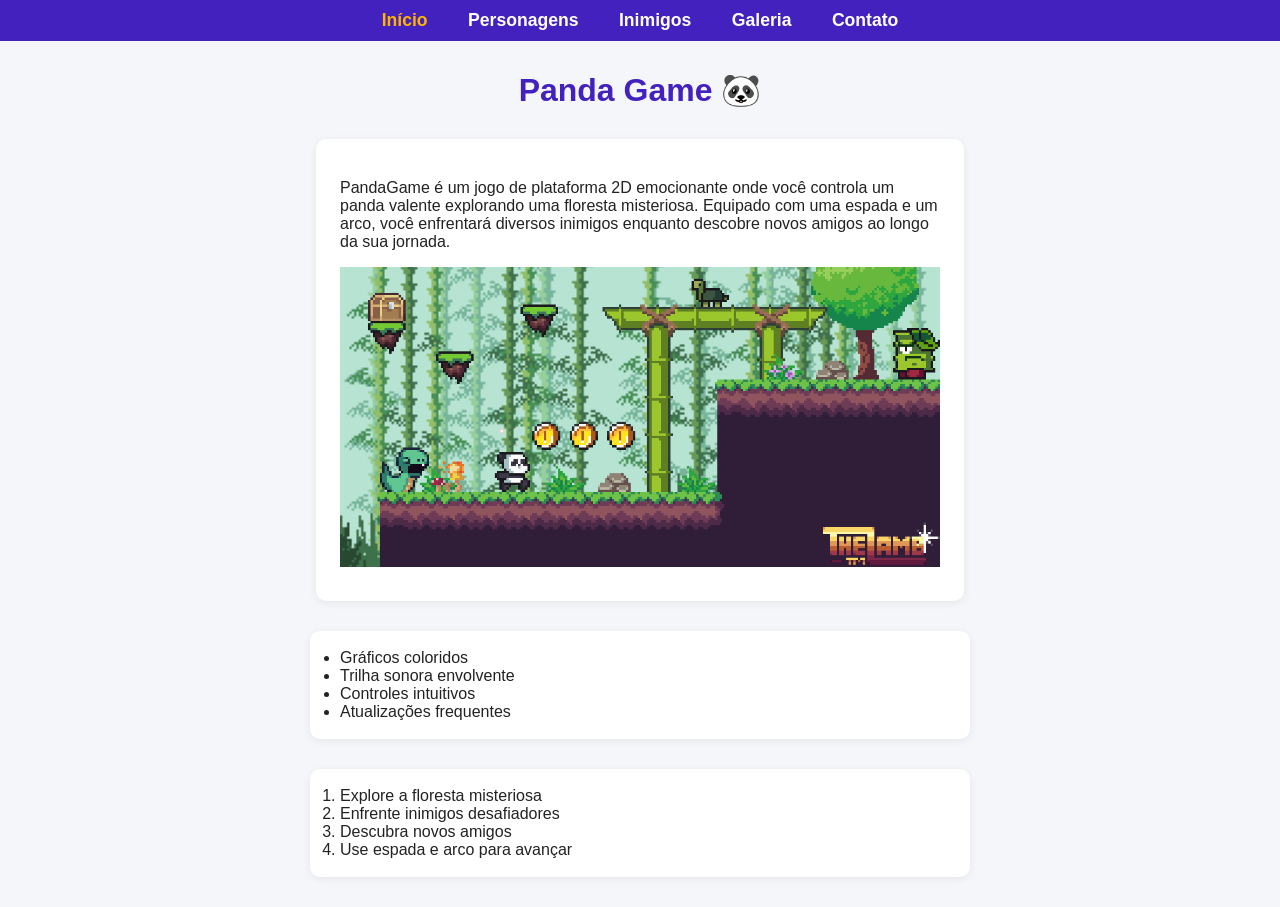
<file: index.html>
<!DOCTYPE html>
<html>

<head>
    <meta charset='utf-8'>
    <meta http-equiv='X-UA-Compatible' content='IE=edge'>
    <title>Panda Game</title>
    <meta name='viewport' content='width=device-width, initial-scale=1'>
    <link rel='stylesheet' type='text/css' media='screen' href='main.css'>
    <script src='main.js'></script>
</head>

<body>
    <nav>
        <a href="index.html">Início</a>
        <a href="personagens.html">Personagens</a>
        <a href="inimigos.html">Inimigos</a>
        <a href="galeria.html">Galeria</a>
        <a href="contato.html">Contato</a>
    </nav>
    <h1>Panda Game 🐼</h1>
    <section>
        <p>PandaGame é um jogo de plataforma 2D emocionante onde você controla um panda valente explorando uma floresta
            misteriosa. Equipado com uma espada e um arco, você enfrentará diversos inimigos enquanto descobre novos
            amigos ao longo da sua jornada.</p>
        <img src="Sprites/game_scene-xh6pddtr.png" alt="Panda principal" class="sprite-img"
            style="width: 100%; height: auto; display: block;">
    </section>
    <ul>
        <li>Gráficos coloridos</li>
        <li>Trilha sonora envolvente</li>
        <li>Controles intuitivos</li>
        <li>Atualizações frequentes</li>
    </ul>
    <ol>
        <li>Explore a floresta misteriosa</li>
        <li>Enfrente inimigos desafiadores</li>
        <li>Descubra novos amigos</li>
        <li>Use espada e arco para avançar</li>
    </ol>
</body>

</html>
</file>
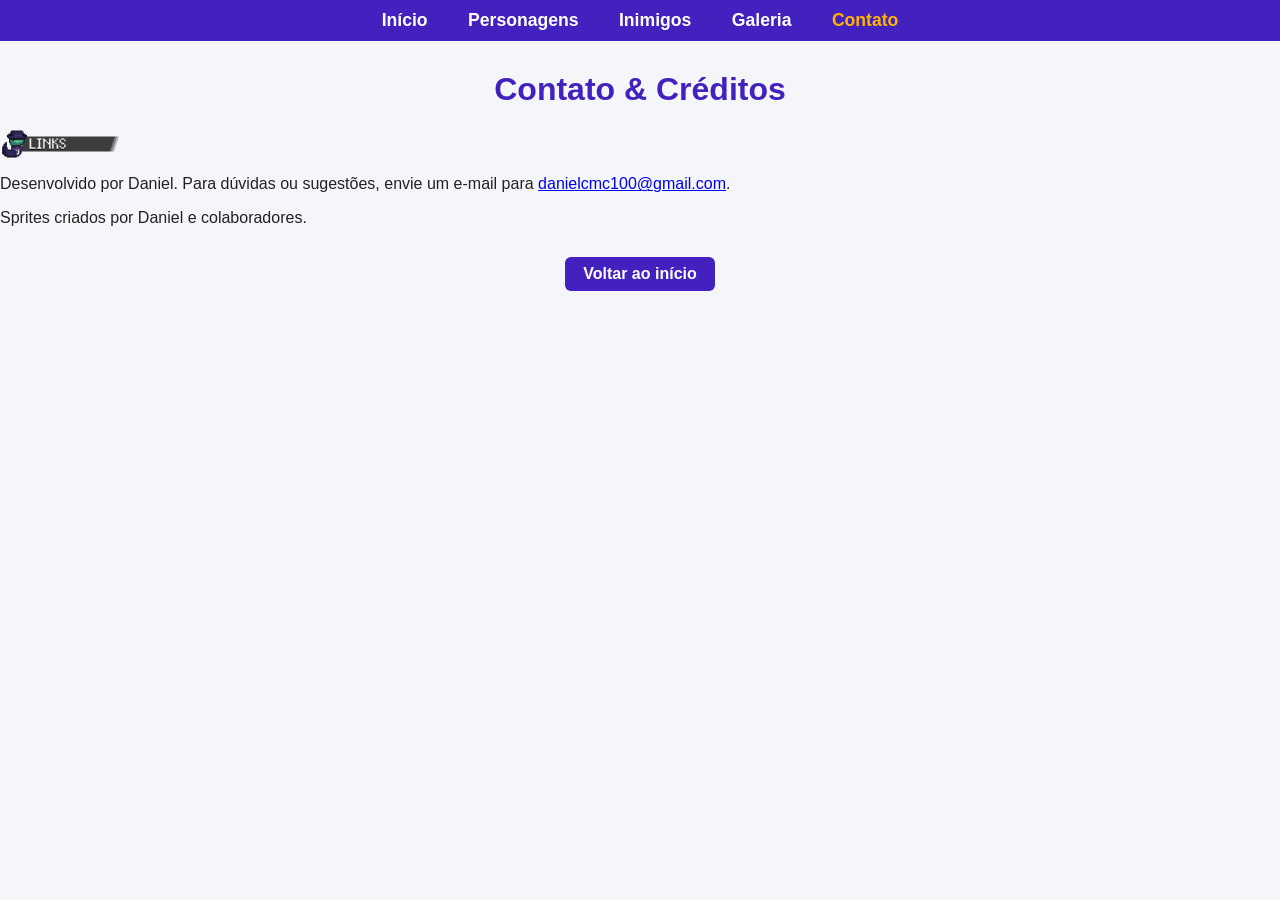
<file: contato.html>
<!DOCTYPE html>
<html>

<head>
    <meta charset='utf-8'>
    <title>Contato - Panda Game</title>
    <link rel='stylesheet' href='main.css'>
    <script src='main.js'></script>
</head>

<body>
    <nav>
        <a href="index.html">Início</a>
        <a href="personagens.html">Personagens</a>
        <a href="inimigos.html">Inimigos</a>
        <a href="galeria.html">Galeria</a>
        <a href="contato.html">Contato</a>
    </nav>
    <h1>Contato & Créditos</h1>
    <img src="Sprites/dc_links.png" alt="Ícone de Email" class="sprite-img">
    <p>Desenvolvido por Daniel. Para dúvidas ou sugestões, envie um e-mail para <a
            href="mailto:danielcmc100@gmail.com">danielcmc100@gmail.com</a>.</p>
    <p>Sprites criados por Daniel e colaboradores.</p>
    <a class="voltar" href="index.html">Voltar ao início</a>
</body>

</html>
</file>
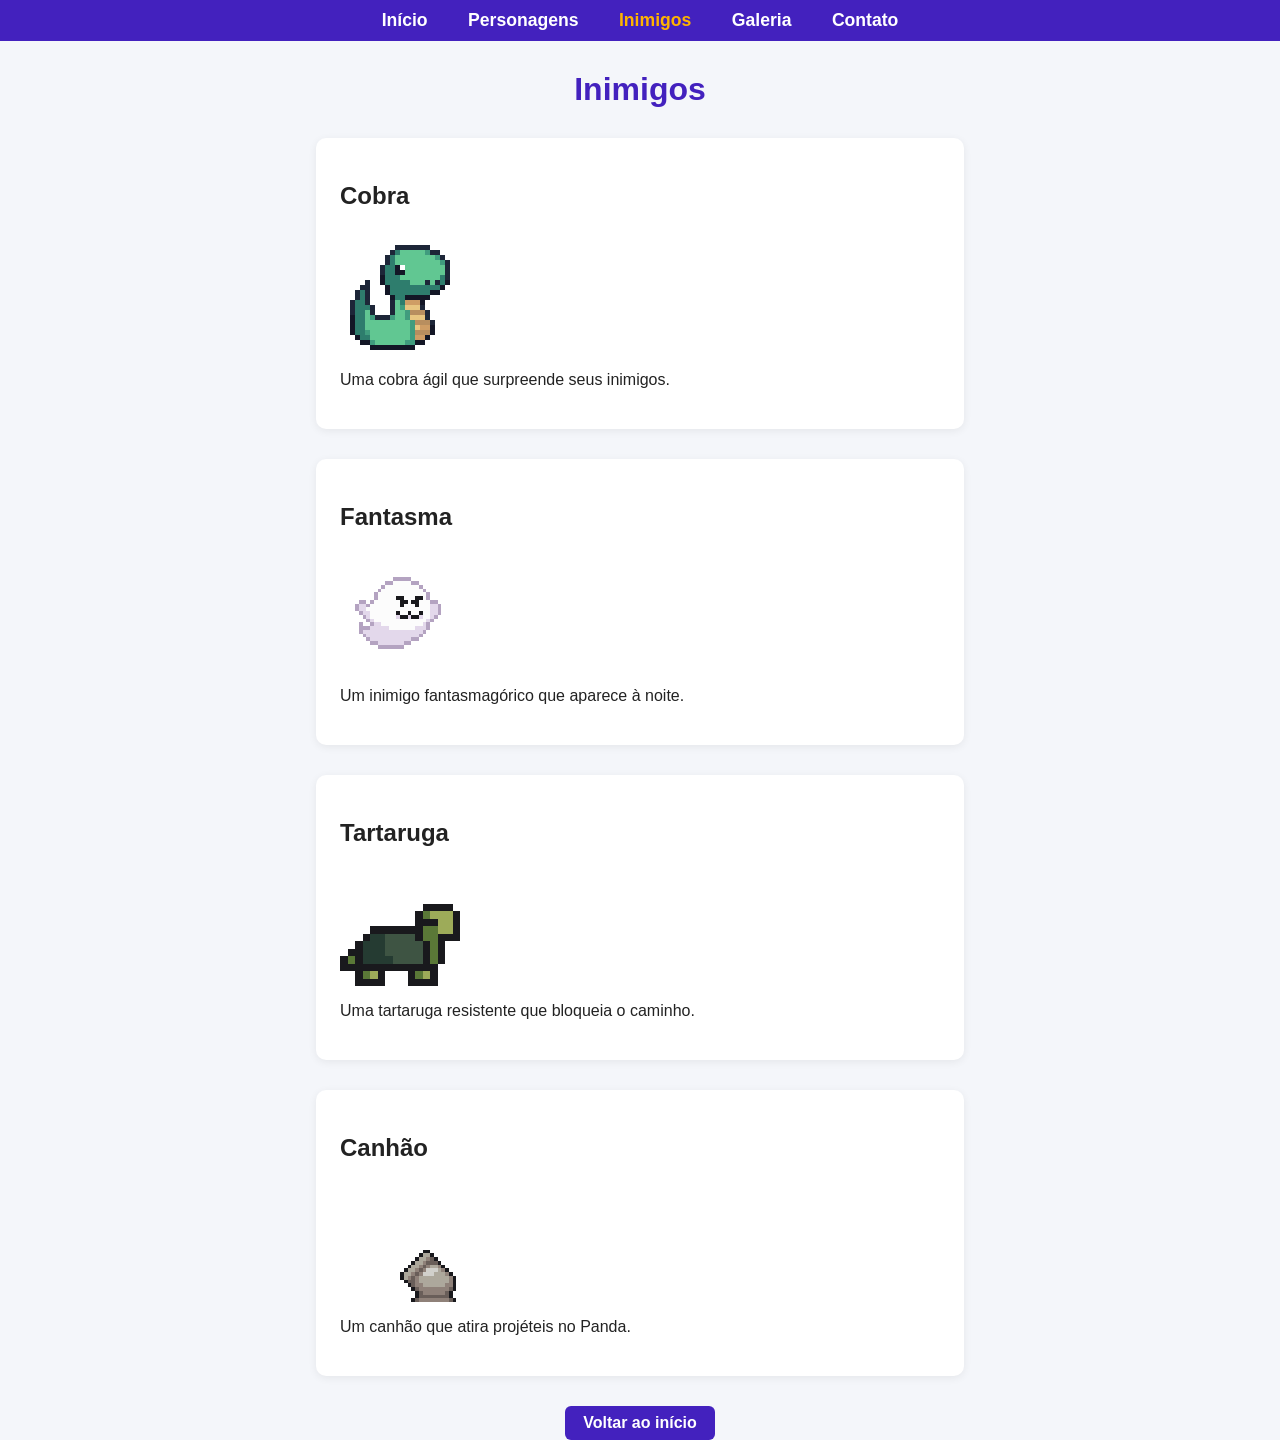
<file: inimigos.html>
<!DOCTYPE html>
<html>

<head>
    <meta charset='utf-8'>
    <title>Inimigos - Panda Game</title>
    <link rel='stylesheet' href='main.css'>
    <script src='main.js'></script>
</head>

<body>
    <nav>
        <a href="index.html">Início</a>
        <a href="personagens.html">Personagens</a>
        <a href="inimigos.html">Inimigos</a>
        <a href="galeria.html">Galeria</a>
        <a href="contato.html">Contato</a>
    </nav>
    <h1>Inimigos</h1>
    <section>
        <h2>Cobra</h2>
        <img src="Sprites/npc_snake.png" alt="Cobra" class="sprite-img pixel-enemy">
        <p>Uma cobra ágil que surpreende seus inimigos.</p>
    </section>
    <section>
        <h2>Fantasma</h2>
        <img src="Sprites/npc_ghost_1.png" alt="Ghost" class="sprite-img pixel-enemy">
        <p>Um inimigo fantasmagórico que aparece à noite.</p>
    </section>
    <section>
        <h2>Tartaruga</h2>
        <img src="Sprites/npc_turtle_alert_1.png" alt="Tartaruga" class="sprite-img pixel-enemy">
        <p>Uma tartaruga resistente que bloqueia o caminho.</p>
    </section>
    <section>
        <h2>Canhão</h2>
        <img src="Sprites/npc_cannon_1.png" alt="Canhão" class="sprite-img pixel-enemy">
        <p>Um canhão que atira projéteis no Panda.</p>
    </section>
    <a class="voltar" href="index.html">Voltar ao início</a>
</body>

</html>
</file>
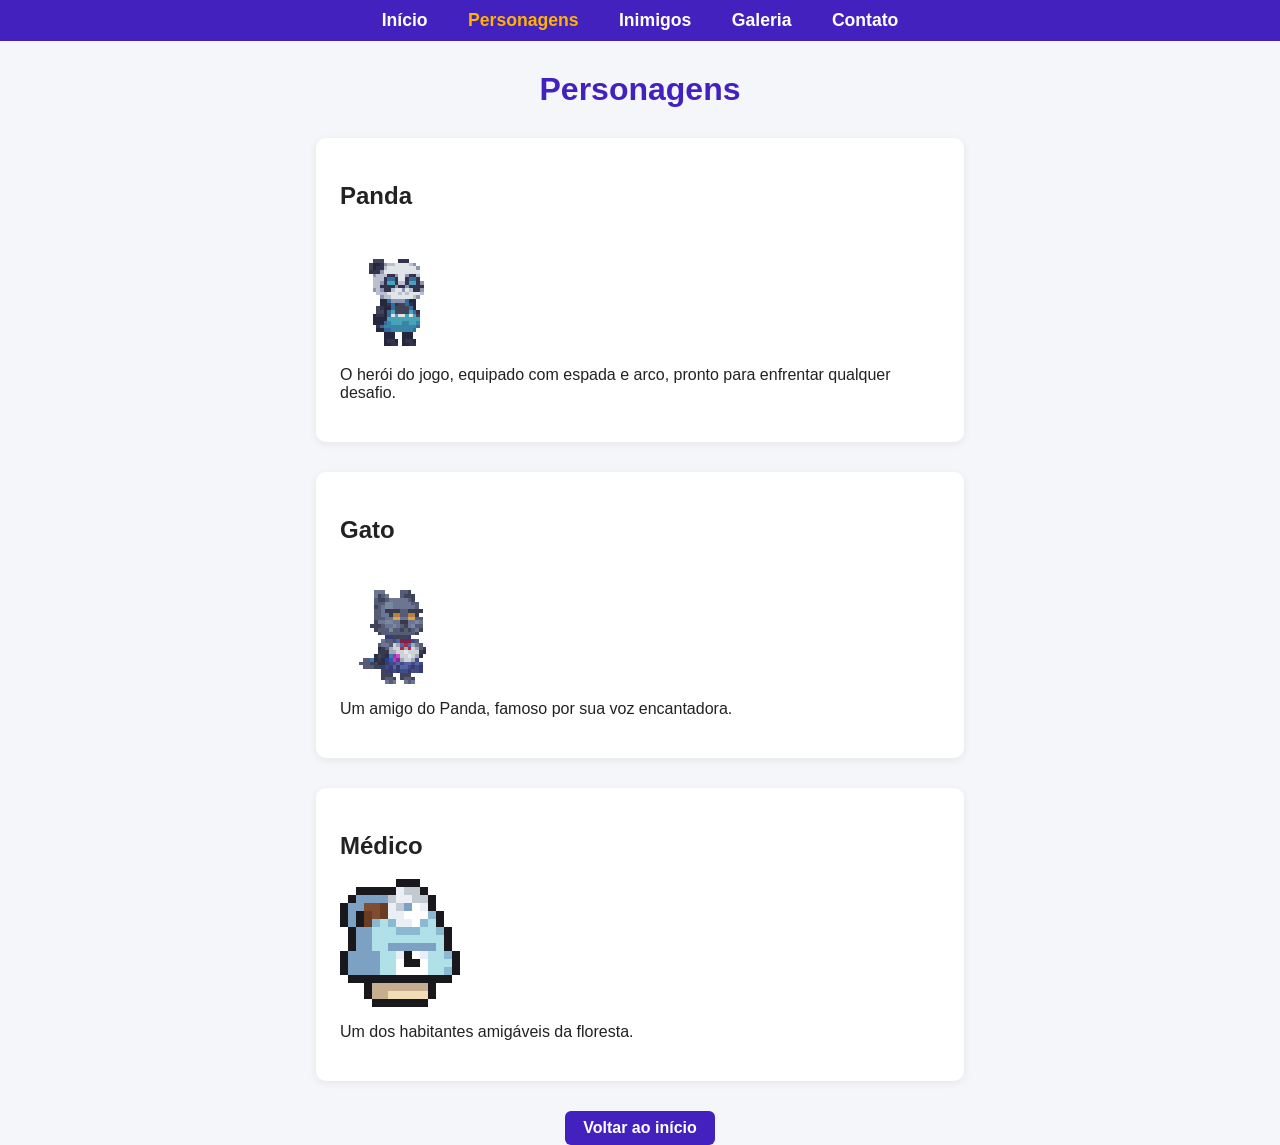
<file: personagens.html>
<!DOCTYPE html>
<html>

<head>
    <meta charset='utf-8'>
    <title>Personagens - Panda Game</title>
    <link rel='stylesheet' href='main.css'>
    <script src='main.js'></script>
</head>

<body>
    <nav>
        <a href="index.html">Início</a>
        <a href="personagens.html">Personagens</a>
        <a href="inimigos.html">Inimigos</a>
        <a href="galeria.html">Galeria</a>
        <a href="contato.html">Contato</a>
    </nav>
    <h1>Personagens</h1>
    <section>
        <h2>Panda</h2>
        <img src="Sprites/panda0-Shee1t.png" alt="Panda principal" class="sprite-img sheet">
        <p>O herói do jogo, equipado com espada e arco, pronto para enfrentar qualquer desafio.</p>
    </section>
    <section>
        <h2>Gato</h2>
        <img src="Sprites/cat_walka.png" alt="Cat Singer" class="sprite-img sheet">
        <p>Um amigo do Panda, famoso por sua voz encantadora.</p>
    </section>
    <section>
        <h2>Médico</h2>
        <img src="Sprites/npc_healer.png" alt="Aldeão" class="sprite-img sheet">
        <p>Um dos habitantes amigáveis da floresta.</p>
    </section>
    <a class="voltar" href="index.html">Voltar ao início</a>
</body>

</html>
</file>
<file: main.css>
body {
    font-family: 'Segoe UI', Arial, sans-serif;
    background: #f4f6fa;
    margin: 0;
    color: #222;
}

nav {
    background: #4321be;
    padding: 10px 0;
    text-align: center;
    margin-bottom: 30px;
}

nav a {
    color: #fff;
    text-decoration: none;
    margin: 0 18px;
    font-weight: bold;
    font-size: 1.1em;
    transition: color 0.2s;
}

nav a:hover,
nav a.active {
    color: #ffb300;
}

h1 {
    text-align: center;
    color: #4321be;
    margin-top: 0;
}

section {
    margin: 30px auto;
    max-width: 600px;
    background: #fff;
    border-radius: 10px;
    box-shadow: 0 2px 8px #0001;
    padding: 24px;
}

.sprite-img {
    width: 120px;
    height: auto;
    margin: 10px 0;
    display: block;
}

.voltar {
    display: block;
    margin: 30px auto 0 auto;
    width: fit-content;
    background: #4321be;
    color: #fff;
    padding: 8px 18px;
    border-radius: 6px;
    text-decoration: none;
    font-weight: bold;
    transition: background 0.2s;
}

.voltar:hover {
    background: #2d157a;
}

ul,
ol {
    max-width: 600px;
    margin: 0 auto 30px auto;
    background: #fff;
    border-radius: 10px;
    box-shadow: 0 2px 8px #0001;
    padding: 18px 30px;
}

video,
audio {
    display: block;
    margin: 18px auto;
}

@media (max-width: 700px) {

    section,
    ul,
    ol {
        max-width: 95vw;
        padding: 10px;
    }

    .sprite-img {
        width: 80px;
    }
}

/* Pixel-art / sprite helpers */
.pixelated {
    image-rendering: pixelated;
    image-rendering: crisp-edges;
}

.sprite-frame {
    display: inline-block;
    overflow: hidden;
    vertical-align: middle;
}

.sprite-frame img {
    display: block;
    position: relative;
    left: 0;
    top: 0;
}
</file>
